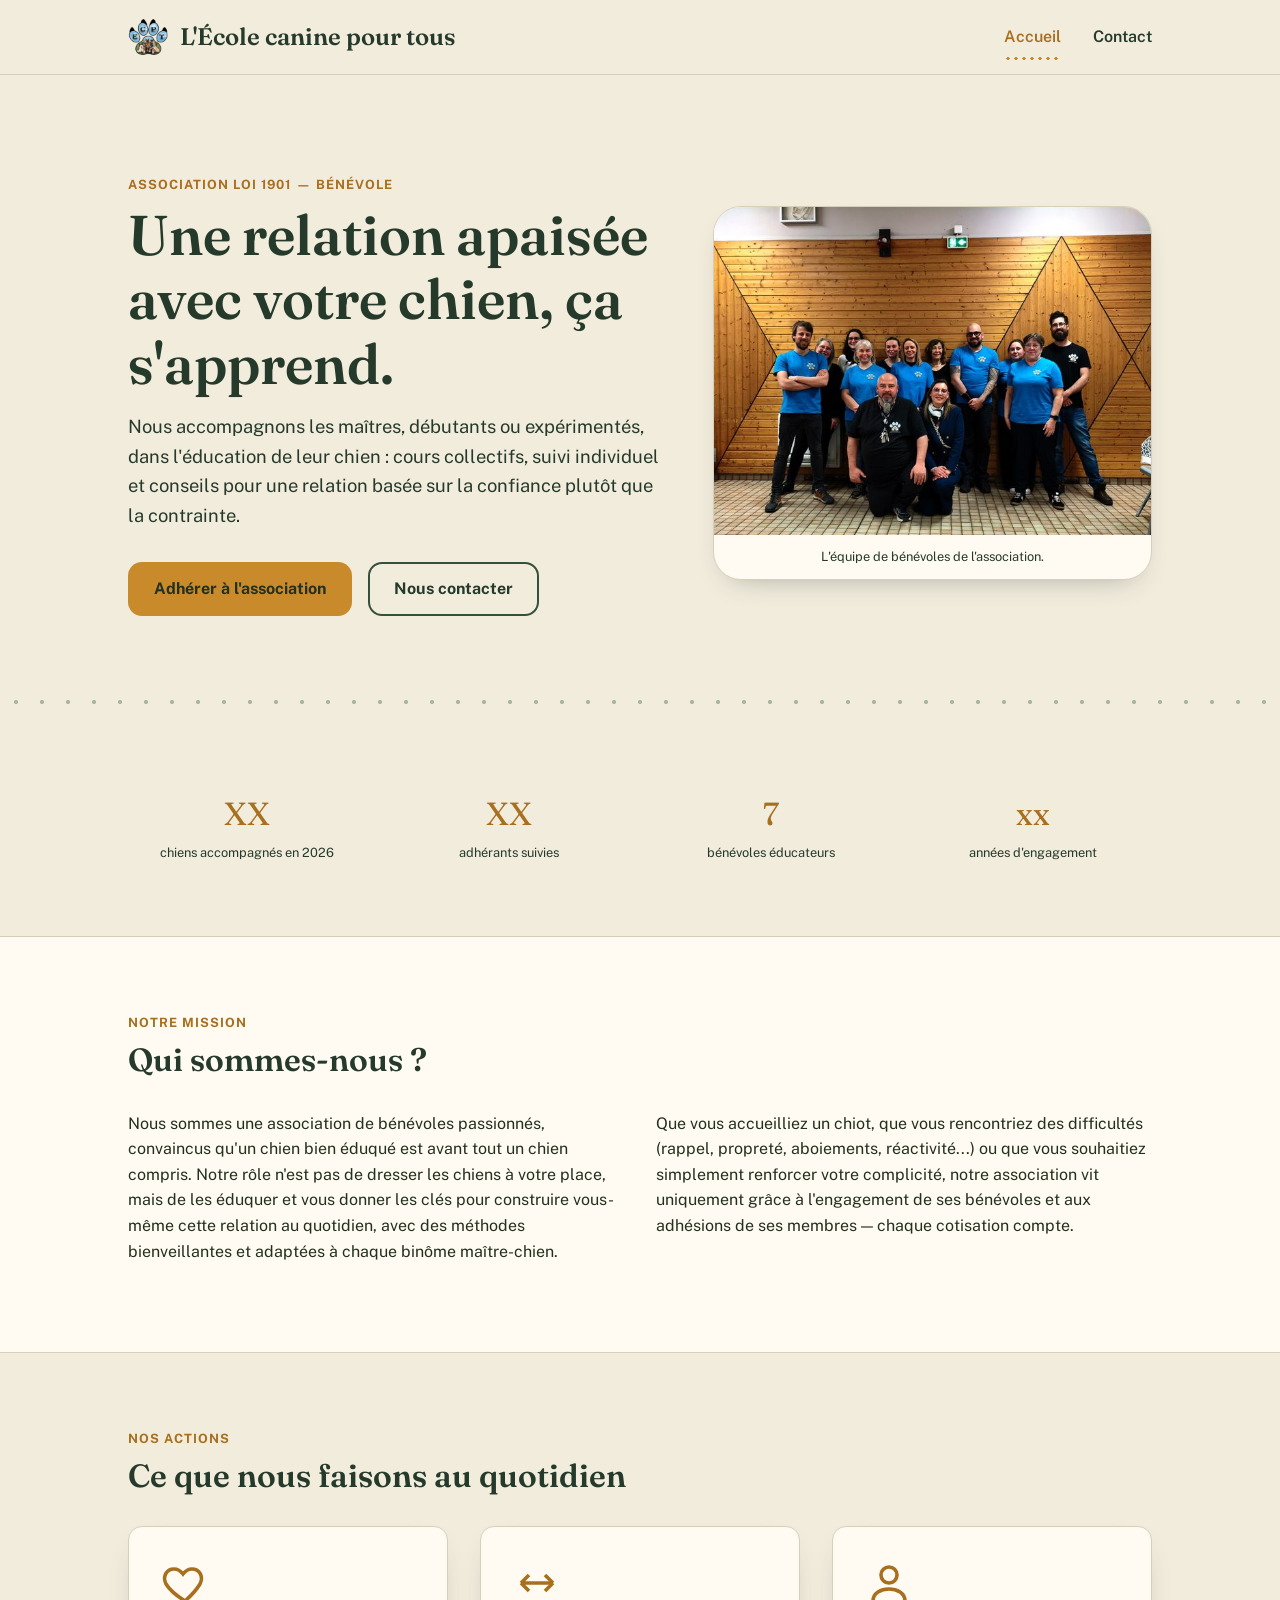
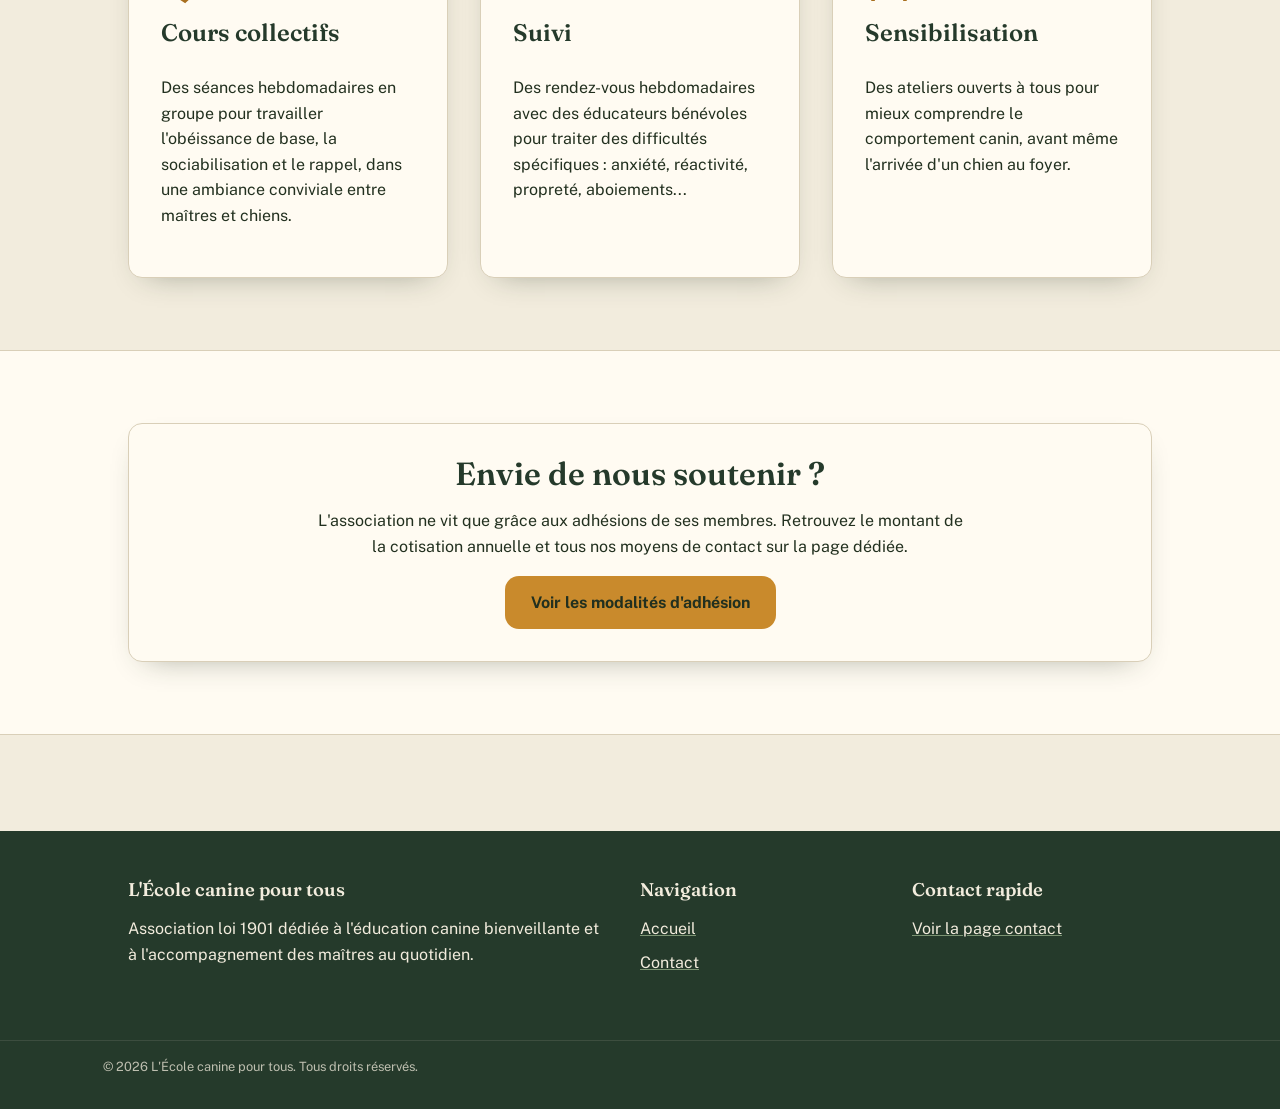
<file: index.html>
<!DOCTYPE html>
<html lang="fr">
<head>
  <meta charset="UTF-8">
  <meta name="viewport" content="width=device-width, initial-scale=1.0">
  <title>Accueil — L'École canine pour tous</title>
  <meta name="description" content="Association d'éducation canine : nous aidons les maîtres à mieux comprendre et éduquer leur chien, au quotidien.">

  <!-- Favicon (SVG à remplacer par le logo définitif — voir /assets/icons/README.txt) -->
  <link rel="icon" href="assets/favicon.ico" sizes="any">
  <link rel="icon" type="image/png" sizes="32x32" href="assets/favicon-32.png">
  <link rel="apple-touch-icon" href="assets/apple-touch-icon.png">

  <!-- Polices -->
  <link rel="preconnect" href="https://fonts.googleapis.com">
  <link rel="preconnect" href="https://fonts.gstatic.com" crossorigin>
  <link href="https://fonts.googleapis.com/css2?family=Fraunces:opsz,wght@9..144,500;9..144,600;9..144,700&family=Public+Sans:wght@400;500;600;700&display=swap" rel="stylesheet">

  <!-- Feuilles de style, dans leur ordre de cascade -->
  <link rel="stylesheet" href="css/variables.css">
  <link rel="stylesheet" href="css/base.css">
  <link rel="stylesheet" href="css/layout.css">
  <link rel="stylesheet" href="css/components.css">
  <link rel="stylesheet" href="css/pages.css">
</head>
<body>
  <a class="skip-link" href="#contenu-principal">Aller au contenu principal</a>

  <header class="site-header">
    <div class="container site-header__inner">
      <a class="brand" href="index.html">
        <img class="brand__mark" src="assets/icons/logo-mark.png" alt="" width="40" height="40">
        <span>L'École canine pour tous</span>
      </a>

      <button type="button" class="nav-toggle" data-nav-toggle aria-expanded="false" aria-controls="main-nav">
        Menu
      </button>

      <nav class="main-nav" id="main-nav" aria-label="Navigation principale">
        <ul class="main-nav__list">
          <li><a class="main-nav__link" href="index.html" aria-current="page">Accueil</a></li>
          <li><a class="main-nav__link" href="contact.html">Contact</a></li>
        </ul>
      </nav>
    </div>
  </header>

  <main id="contenu-principal">

    <!-- Hero -->
    <section class="hero">
      <div class="container hero__grid">
        <div>
          <p class="eyebrow">Association loi 1901 — bénévole</p>
          <h1 class="hero__title">Une relation apaisée avec votre chien, ça s'apprend.</h1>
          <p class="hero__lede">
            Nous accompagnons les maîtres, débutants ou expérimentés, dans
            l'éducation de leur chien : cours collectifs, suivi individuel et
            conseils pour une relation basée sur la confiance plutôt que la
            contrainte.
          </p>
          <div class="hero__actions">
            <a class="btn btn--primary" href="contact.html">Adhérer à l'association</a>
            <a class="btn btn--ghost" href="contact.html#coordonnees">Nous contacter</a>
          </div>
        </div>
        <figure class="hero__figure">
          <img
            class="hero__image"
            src="img/equipe-1000.jpg"
            srcset="img/equipe-640.jpg 640w, img/equipe-1000.jpg 1000w, img/equipe-1600.jpg 1600w"
            sizes="(min-width: 860px) 45vw, 100vw"
            width="1000" height="750"
            alt="Les bénévoles de L'École canine pour tous, réunis en t-shirts aux couleurs de l'association."
            decoding="async">
          <figcaption class="hero__caption">L'équipe de bénévoles de l'association.</figcaption>
        </figure>
      </div>
    </section>

    <div class="trail-divider" aria-hidden="true"></div>

    <!-- Chiffres clés -->
    <section class="section">
      <div class="container">
        <div class="stats">
          <div class="stat">
            <span class="stat__number">XX</span>
            <span class="stat__label">chiens accompagnés en 2026</span>
          </div>
          <div class="stat">
            <span class="stat__number">XX</span>
            <span class="stat__label">adhérants suivies</span>
          </div>
          <div class="stat">
            <span class="stat__number">7</span>
            <span class="stat__label">bénévoles éducateurs</span>
          </div>
          <div class="stat">
            <span class="stat__number">xx</span>
            <span class="stat__label">années d'engagement</span>
          </div>
        </div>
      </div>
    </section>

    <!-- Présentation -->
    <section class="section section--alt">
      <div class="container">
        <div class="section__head">
          <p class="eyebrow">Notre mission</p>
          <h2>Qui sommes-nous ?</h2>
        </div>
        <div class="grid grid--2">
          <p>
            Nous sommes une association de bénévoles passionnés, convaincus
            qu'un chien bien éduqué est avant tout un chien compris. Notre
            rôle n'est pas de dresser les chiens à votre place, mais de les éduquer et vous
            donner les clés pour construire vous-même cette relation au
            quotidien, avec des méthodes bienveillantes et adaptées à chaque
            binôme maître-chien.
          </p>
          <p>
            Que vous accueilliez un chiot, que vous rencontriez des
            difficultés (rappel, propreté, aboiements, réactivité...) ou que
            vous souhaitiez simplement renforcer votre complicité, notre
            association vit uniquement grâce à l'engagement de ses bénévoles
            et aux adhésions de ses membres — chaque cotisation compte.
          </p>
        </div>
      </div>
    </section>

    <!-- Nos actions / valeurs -->
    <section class="section">
      <div class="container">
        <div class="section__head">
          <p class="eyebrow">Nos actions</p>
          <h2>Ce que nous faisons au quotidien</h2>
        </div>
        <div class="grid grid--3">
          <article class="card value-card">
            <svg class="value-card__icon" viewBox="0 0 24 24" fill="none" stroke="currentColor" stroke-width="1.8" aria-hidden="true">
              <path d="M12 21s-7-4.35-9.5-8.5C.5 8.5 3 5 6.5 5c2 0 3.5 1.2 4.5 2.5C12 6.2 13.5 5 15.5 5 19 5 21.5 8.5 19.5 12.5 17 16.65 12 21 12 21z"/>
            </svg>
            <h3>Cours collectifs</h3>
            <p>Des séances hebdomadaires en groupe pour travailler l'obéissance
              de base, la sociabilisation et le rappel, dans une ambiance
              conviviale entre maîtres et chiens.</p>
          </article>
          <article class="card value-card">
            <svg class="value-card__icon" viewBox="0 0 24 24" fill="none" stroke="currentColor" stroke-width="1.8" aria-hidden="true">
              <path d="M4 12h16M4 12l4-4M4 12l4 4"/>
              <path d="M20 12l-4-4M20 12l-4 4"/>
            </svg>
            <h3>Suivi</h3>
            <p>Des rendez-vous hebdomadaires avec des éducateurs bénévoles pour
              traiter des difficultés spécifiques : anxiété, réactivité,
              propreté, aboiements...</p>
          </article>
          <article class="card value-card">
            <svg class="value-card__icon" viewBox="0 0 24 24" fill="none" stroke="currentColor" stroke-width="1.8" aria-hidden="true">
              <circle cx="12" cy="8" r="4"/>
              <path d="M4 21c0-4 4-6 8-6s8 2 8 6"/>
            </svg>
            <h3>Sensibilisation</h3>
            <p>Des ateliers ouverts à tous pour mieux comprendre le
              comportement canin, avant même l'arrivée d'un chien au foyer.</p>
          </article>
        </div>
      </div>
    </section>

    <!-- Appel à l'action adhésion -->
    <section class="section section--alt">
      <div class="container">
        <div class="card cta-card">
          <h2>Envie de nous soutenir ?</h2>
          <p>
            L'association ne vit que grâce aux adhésions de ses membres.
            Retrouvez le montant de la cotisation annuelle et tous nos
            moyens de contact sur la page dédiée.
          </p>
          <a class="btn btn--primary" href="contact.html">Voir les modalités d'adhésion</a>
        </div>
      </div>
    </section>

  </main>

  <footer class="site-footer">
    <div class="container site-footer__inner">
      <div>
        <h2>L'École canine pour tous</h2>
        <p>Association loi 1901 dédiée à l'éducation canine bienveillante et à
          l'accompagnement des maîtres au quotidien.</p>
      </div>
      <div>
        <h2>Navigation</h2>
        <ul class="footer-links">
          <li><a href="index.html">Accueil</a></li>
          <li><a href="contact.html">Contact</a></li>
        </ul>
      </div>
      <div>
        <h2>Contact rapide</h2>
        <p><a href="contact.html">Voir la page contact</a></p>
      </div>
    </div>
    <div class="site-footer__bottom">
      <p>&copy; <span id="year">2026</span> L'École canine pour tous. Tous droits réservés.</p>
    </div>
  </footer>

  <script src="js/main.js" defer></script>
</body>
</html>
</file>
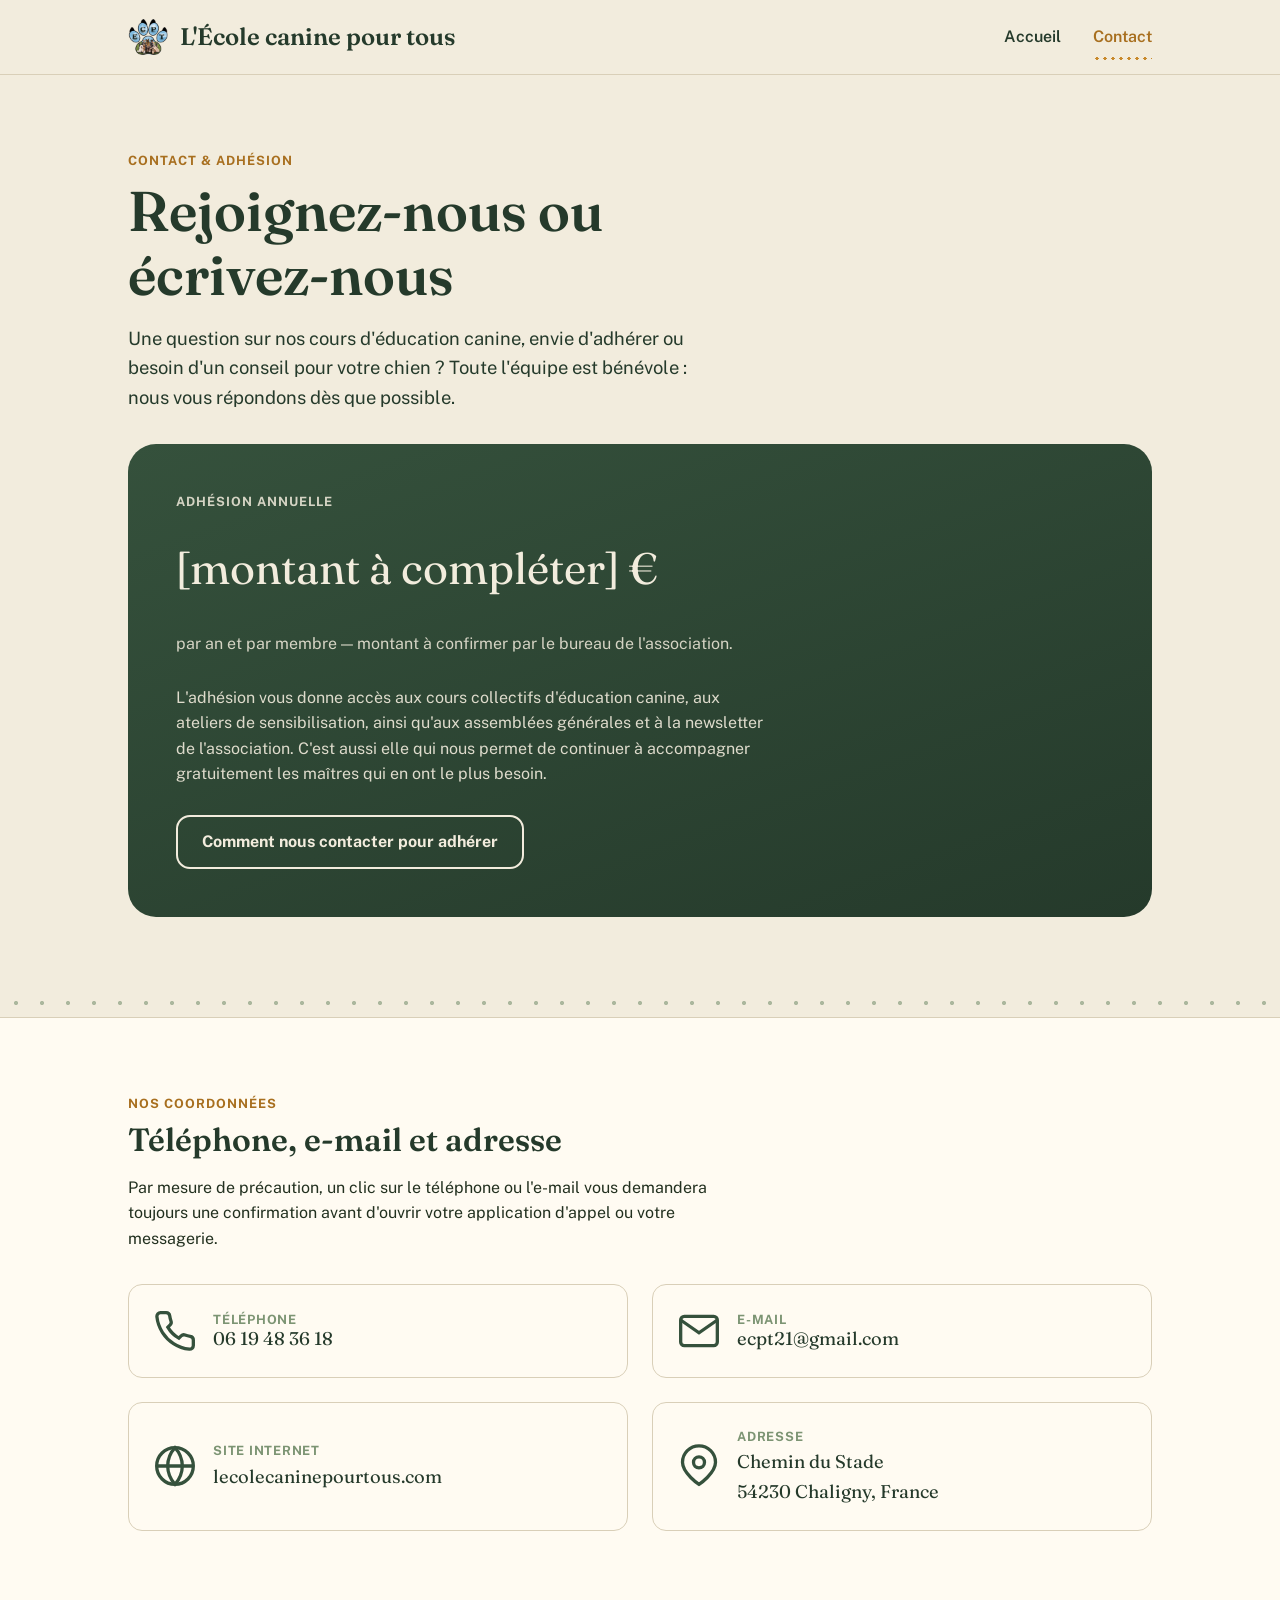
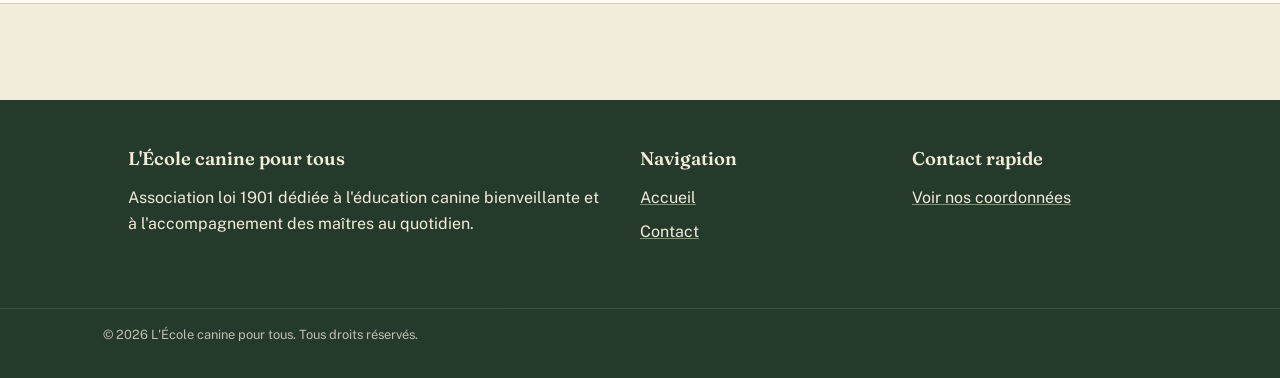
<file: contact.html>
<!DOCTYPE html>
<html lang="fr">
<head>
  <meta charset="UTF-8">
  <meta name="viewport" content="width=device-width, initial-scale=1.0">
  <title>Contact — L'École canine pour tous</title>
  <meta name="description" content="Contactez notre association d'éducation canine : montant de l'adhésion annuelle, téléphone, e-mail et adresse.">

  <link rel="icon" href="assets/favicon.ico" sizes="any">
  <link rel="icon" type="image/png" sizes="32x32" href="assets/favicon-32.png">
  <link rel="apple-touch-icon" href="assets/apple-touch-icon.png">

  <link rel="preconnect" href="https://fonts.googleapis.com">
  <link rel="preconnect" href="https://fonts.gstatic.com" crossorigin>
  <link href="https://fonts.googleapis.com/css2?family=Fraunces:opsz,wght@9..144,500;9..144,600;9..144,700&family=Public+Sans:wght@400;500;600;700&display=swap" rel="stylesheet">

  <link rel="stylesheet" href="css/variables.css">
  <link rel="stylesheet" href="css/base.css">
  <link rel="stylesheet" href="css/layout.css">
  <link rel="stylesheet" href="css/components.css">
  <link rel="stylesheet" href="css/pages.css">
</head>
<body>
  <a class="skip-link" href="#contenu-principal">Aller au contenu principal</a>

  <header class="site-header">
    <div class="container site-header__inner">
      <a class="brand" href="index.html">
        <img class="brand__mark" src="assets/icons/logo-mark.png" alt="" width="40" height="40">
        <span>L'École canine pour tous</span>
      </a>

      <button type="button" class="nav-toggle" data-nav-toggle aria-expanded="false" aria-controls="main-nav">
        Menu
      </button>

      <nav class="main-nav" id="main-nav" aria-label="Navigation principale">
        <ul class="main-nav__list">
          <li><a class="main-nav__link" href="index.html">Accueil</a></li>
          <li><a class="main-nav__link" href="contact.html" aria-current="page">Contact</a></li>
        </ul>
      </nav>
    </div>
  </header>

  <main id="contenu-principal">

    <section class="section">
      <div class="container">
        <div class="section__head">
          <p class="eyebrow">Contact &amp; adhésion</p>
          <h1>Rejoignez-nous ou écrivez-nous</h1>
          <p class="hero__lede">
            Une question sur nos cours d'éducation canine, envie d'adhérer ou
            besoin d'un conseil pour votre chien ? Toute l'équipe est
            bénévole : nous vous répondons dès que possible.
          </p>
        </div>

        <!-- Montant de l'adhésion -->
        <div class="membership-card">
          <p class="eyebrow eyebrow--on-dark">Adhésion annuelle</p>
          <p class="membership-card__amount">[montant à compléter]&nbsp;€</p>
          <p class="membership-card__period">par an et par membre — montant à confirmer par le bureau de l'association.</p>
          <p class="membership-card__detail">
            L'adhésion vous donne accès aux cours collectifs d'éducation
            canine, aux ateliers de sensibilisation, ainsi qu'aux assemblées
            générales et à la newsletter de l'association. C'est aussi elle
            qui nous permet de continuer à accompagner gratuitement les
            maîtres qui en ont le plus besoin.
          </p>
          <div>
            <a class="btn btn--outline" href="contact.html#coordonnees">Comment nous contacter pour adhérer</a>
          </div>
        </div>
      </div>
    </section>

    <div class="trail-divider" aria-hidden="true"></div>

    <!-- Coordonnées -->
    <section class="section section--alt" id="coordonnees">
      <div class="container">
        <div class="section__head">
          <p class="eyebrow">Nos coordonnées</p>
          <h2>Téléphone, e-mail et adresse</h2>
          <p>
            Par mesure de précaution, un clic sur le téléphone ou l'e-mail
            vous demandera toujours une confirmation avant d'ouvrir votre
            application d'appel ou votre messagerie.
          </p>
        </div>

        <div class="contact-grid">

          <!-- Téléphone : interaction obligatoire via modale -->
          <button type="button" class="contact-action" data-contact-phone="+33619483618">
            <svg class="contact-action__icon" viewBox="0 0 24 24" fill="none" stroke="currentColor" stroke-width="1.8" aria-hidden="true">
              <path d="M22 16.92v3a2 2 0 0 1-2.18 2 19.79 19.79 0 0 1-8.63-3.07 19.5 19.5 0 0 1-6-6 19.79 19.79 0 0 1-3.07-8.67A2 2 0 0 1 4.11 2h3a2 2 0 0 1 2 1.72c.127.96.361 1.903.7 2.81a2 2 0 0 1-.45 2.11L8.09 9.91a16 16 0 0 0 6 6l1.27-1.27a2 2 0 0 1 2.11-.45c.907.339 1.85.573 2.81.7A2 2 0 0 1 22 16.92z"/>
            </svg>
            <span>
              <p class="contact-action__label">Téléphone</p>
              <p class="contact-action__value">06 19 48 36 18</p>
            </span>
          </button>

          <!-- E-mail : interaction obligatoire via modale -->
          <button type="button" class="contact-action" data-contact-email="ecpt21@gmail.com">
            <svg class="contact-action__icon" viewBox="0 0 24 24" fill="none" stroke="currentColor" stroke-width="1.8" aria-hidden="true">
              <rect x="2" y="4" width="20" height="16" rx="2"/>
              <path d="m22 6-10 7L2 6"/>
            </svg>
            <span>
              <p class="contact-action__label">E-mail</p>
              <p class="contact-action__value">ecpt21@gmail.com</p>
            </span>
          </button>

          <!-- Site web -->
          <div class="contact-action contact-action--static">
            <svg class="contact-action__icon" viewBox="0 0 24 24" fill="none" stroke="currentColor" stroke-width="1.8" aria-hidden="true">
              <circle cx="12" cy="12" r="10"/>
              <path d="M2 12h20M12 2a15.3 15.3 0 0 1 4 10 15.3 15.3 0 0 1-4 10 15.3 15.3 0 0 1-4-10 15.3 15.3 0 0 1 4-10z"/>
            </svg>
            <span>
              <p class="contact-action__label">Site internet</p>
              <p class="contact-action__value">lecolecaninepourtous.com</p>
            </span>
          </div>

          <!-- Adresse -->
          <div class="contact-action contact-action--static">
            <svg class="contact-action__icon" viewBox="0 0 24 24" fill="none" stroke="currentColor" stroke-width="1.8" aria-hidden="true">
              <path d="M21 10c0 6-9 12-9 12s-9-6-9-12a9 9 0 1 1 18 0z"/>
              <circle cx="12" cy="10" r="3"/>
            </svg>
            <span>
              <p class="contact-action__label">Adresse</p>
              <address class="contact-action__value">
                Chemin du Stade<br>54230 Chaligny, France
              </address>
            </span>
          </div>

        </div>
      </div>
    </section>

  </main>

  <footer class="site-footer">
    <div class="container site-footer__inner">
      <div>
        <h2>L'École canine pour tous</h2>
        <p>Association loi 1901 dédiée à l'éducation canine bienveillante et à
          l'accompagnement des maîtres au quotidien.</p>
      </div>
      <div>
        <h2>Navigation</h2>
        <ul class="footer-links">
          <li><a href="index.html">Accueil</a></li>
          <li><a href="contact.html">Contact</a></li>
        </ul>
      </div>
      <div>
        <h2>Contact rapide</h2>
        <p><a href="contact.html#coordonnees">Voir nos coordonnées</a></p>
      </div>
    </div>
    <div class="site-footer__bottom">
      <p>&copy; <span id="year">2026</span> L'École canine pour tous. Tous droits réservés.</p>
    </div>
  </footer>

  <script src="js/main.js" defer></script>
  <script type="module" src="js/contact.js"></script>
</body>
</html>
</file>
<file: css/variables.css>
/* ==========================================================================
   Design tokens — Association animale
   Modifier uniquement ce fichier pour changer l'identité visuelle du site.
   ========================================================================== */

:root {
  /* Couleurs — palette "refuge" */
  --color-ink: #22301f;          /* texte principal, quasi noir vert */
  --color-forest: #35513c;       /* couleur primaire (nav, boutons) */
  --color-forest-dark: #253a2b;  /* survol / états actifs */
  --color-moss: #7c9473;         /* accent secondaire, sauge */
  --color-amber: #c98a2c;        /* accent d'appel à l'action */
  --color-amber-dark: #a86f1f;   /* survol du bouton amber */
  --color-paper: #f2ecdd;        /* fond général, papier chaud */
  --color-card: #fffbf2;         /* fond des cartes, plus clair que le papier */
  --color-line: #d9cfb8;         /* séparateurs, bordures discrètes */
  --color-danger: #a33d2c;

  /* Typographie */
  --font-display: "Fraunces", Georgia, "Times New Roman", serif;
  --font-body: "Public Sans", -apple-system, BlinkMacSystemFont, "Segoe UI", sans-serif;

  --fs-100: 0.8rem;
  --fs-200: 0.9rem;
  --fs-300: 1rem;
  --fs-400: 1.15rem;
  --fs-500: 1.5rem;
  --fs-600: 2rem;
  --fs-700: 2.75rem;
  --fs-800: 3.5rem;

  /* Espacements (échelle 4px) */
  --sp-1: 0.25rem;
  --sp-2: 0.5rem;
  --sp-3: 0.75rem;
  --sp-4: 1rem;
  --sp-5: 1.5rem;
  --sp-6: 2rem;
  --sp-7: 3rem;
  --sp-8: 4.5rem;
  --sp-9: 6rem;

  /* Rayons / ombres */
  --radius-sm: 6px;
  --radius-md: 14px;
  --radius-lg: 28px;
  --shadow-card: 0 12px 30px -18px rgba(34, 48, 31, 0.45);
  --shadow-modal: 0 25px 60px -20px rgba(20, 28, 17, 0.55);

  /* Largeur de contenu */
  --content-width: 1120px;

  /* Transitions */
  --ease: cubic-bezier(0.4, 0, 0.2, 1);
  --t-fast: 150ms;
  --t-med: 280ms;
}

@media (prefers-color-scheme: dark) {
  /* Le site reste volontairement clair (univers "papier chaud"),
     mais on garde ce bloc pour une future déclinaison sombre. */
}
</file>
<file: css/base.css>
/* ==========================================================================
   Base — reset léger, typographie, accessibilité
   ========================================================================== */

*, *::before, *::after {
  box-sizing: border-box;
}

html {
  scroll-behavior: smooth;
}

@media (prefers-reduced-motion: reduce) {
  html {
    scroll-behavior: auto;
  }
  *, *::before, *::after {
    animation-duration: 0.01ms !important;
    animation-iteration-count: 1 !important;
    transition-duration: 0.01ms !important;
    scroll-behavior: auto !important;
  }
}

body {
  margin: 0;
  font-family: var(--font-body);
  font-size: var(--fs-300);
  line-height: 1.6;
  color: var(--color-ink);
  background-color: var(--color-paper);
  -webkit-font-smoothing: antialiased;
}

img, svg {
  max-width: 100%;
  display: block;
}

a {
  color: inherit;
}

h1, h2, h3, h4 {
  font-family: var(--font-display);
  line-height: 1.15;
  margin: 0 0 var(--sp-4);
  font-weight: 600;
  color: var(--color-forest-dark);
}

h1 { font-size: var(--fs-800); }
h2 { font-size: var(--fs-600); }
h3 { font-size: var(--fs-500); }

p {
  margin: 0 0 var(--sp-4);
  max-width: 65ch;
}

ul, ol {
  padding-left: 1.2em;
}

button {
  font-family: inherit;
  cursor: pointer;
}

/* Focus visible clavier — ne jamais supprimer sans remplacer */
:focus-visible {
  outline: 3px solid var(--color-amber);
  outline-offset: 3px;
  border-radius: var(--radius-sm);
}

/* Décale la cible d'une ancre pour qu'elle ne passe pas sous l'en-tête sticky */
:target {
  scroll-margin-top: 6rem;
}

/* Lien d'évitement pour les lecteurs d'écran / clavier */
.skip-link {
  position: absolute;
  left: -9999px;
  top: 0;
  background: var(--color-forest);
  color: #fff;
  padding: var(--sp-3) var(--sp-5);
  z-index: 1000;
  border-radius: 0 0 var(--radius-sm) 0;
  text-decoration: none;
}

.skip-link:focus {
  left: 0;
}

.visually-hidden {
  position: absolute;
  width: 1px;
  height: 1px;
  padding: 0;
  margin: -1px;
  overflow: hidden;
  clip: rect(0, 0, 0, 0);
  white-space: nowrap;
  border: 0;
}

.container {
  width: 100%;
  max-width: var(--content-width);
  margin-inline: auto;
  padding-inline: var(--sp-5);
}

@media (min-width: 640px) {
  .container { padding-inline: var(--sp-7); }
}
</file>
<file: css/layout.css>
/* ==========================================================================
   Layout — en-tête, navigation, pied de page
   ========================================================================== */

.site-header {
  position: sticky;
  top: 0;
  z-index: 100;
  background: var(--color-paper);
  border-bottom: 1px solid var(--color-line);
}

.site-header__inner {
  display: flex;
  align-items: center;
  justify-content: space-between;
  padding-block: var(--sp-4);
}

.brand {
  display: flex;
  align-items: center;
  gap: var(--sp-3);
  text-decoration: none;
  font-family: var(--font-display);
  font-size: var(--fs-500);
  font-weight: 600;
  color: var(--color-forest-dark);
}

.brand__mark {
  width: 40px;
  height: 40px;
  flex-shrink: 0;
  object-fit: contain;
}

/* Navigation principale */
.main-nav__list {
  display: flex;
  gap: var(--sp-6);
  list-style: none;
  margin: 0;
  padding: 0;
}

.main-nav__link {
  position: relative;
  text-decoration: none;
  font-weight: 600;
  color: var(--color-forest-dark);
  padding-block: var(--sp-2);
  display: inline-block;
}

/* Signature : trait en pointillé façon "sentier" sous le lien actif/survolé */
.main-nav__link::after {
  content: "";
  position: absolute;
  left: 0;
  right: 100%;
  bottom: -2px;
  height: 3px;
  background-image: radial-gradient(circle, var(--color-amber) 1.5px, transparent 1.6px);
  background-size: 8px 3px;
  background-repeat: repeat-x;
  transition: right var(--t-med) var(--ease);
}

.main-nav__link:hover::after,
.main-nav__link[aria-current="page"]::after {
  right: 0;
}

.main-nav__link[aria-current="page"] {
  color: var(--color-amber-dark);
}

.nav-toggle {
  display: none;
  background: none;
  border: 2px solid var(--color-forest);
  border-radius: var(--radius-sm);
  padding: var(--sp-2) var(--sp-3);
  color: var(--color-forest-dark);
}

@media (max-width: 720px) {
  .nav-toggle {
    display: inline-flex;
    align-items: center;
    gap: var(--sp-2);
  }

  .main-nav {
    display: none;
    width: 100%;
  }

  .main-nav.is-open {
    display: block;
  }

  .site-header__inner {
    flex-wrap: wrap;
  }

  .main-nav__list {
    flex-direction: column;
    gap: var(--sp-2);
    padding-block: var(--sp-4);
    border-top: 1px solid var(--color-line);
    margin-top: var(--sp-4);
  }
}

/* Pied de page */
.site-footer {
  margin-top: var(--sp-9);
  background: var(--color-forest-dark);
  color: var(--color-paper);
}

.site-footer__inner {
  padding-block: var(--sp-7);
  display: grid;
  gap: var(--sp-6);
  grid-template-columns: 1fr;
}

@media (min-width: 640px) {
  .site-footer__inner {
    grid-template-columns: 2fr 1fr 1fr;
  }
}

.site-footer a {
  color: var(--color-paper);
  text-decoration-color: var(--color-moss);
}

.site-footer h2 {
  color: var(--color-paper);
  font-size: var(--fs-400);
}

.site-footer__bottom {
  border-top: 1px solid rgba(242, 236, 221, 0.15);
  padding-block: var(--sp-4);
  font-size: var(--fs-100);
  opacity: 0.75;
  text-align: center;
}

/* Sections génériques */
.section {
  padding-block: var(--sp-8);
}

.section--alt {
  background: var(--color-card);
  border-top: 1px solid var(--color-line);
  border-bottom: 1px solid var(--color-line);
}

.section__head {
  max-width: 60ch;
  margin-bottom: var(--sp-6);
}

.eyebrow {
  display: inline-block;
  font-family: var(--font-body);
  font-size: var(--fs-100);
  letter-spacing: 0.08em;
  text-transform: uppercase;
  color: var(--color-amber-dark);
  font-weight: 700;
  margin-bottom: var(--sp-2);
}

/* Grilles de contenu */
.grid {
  display: grid;
  gap: var(--sp-6);
}

@media (min-width: 720px) {
  .grid--2 { grid-template-columns: repeat(2, 1fr); }
  .grid--3 { grid-template-columns: repeat(3, 1fr); }
}

/* Séparateur "sentier" entre sections — signature visuelle du site */
.trail-divider {
  height: 28px;
  width: 100%;
  background-image: radial-gradient(circle, var(--color-moss) 2px, transparent 2.2px);
  background-size: 26px 28px;
  background-position: center;
  background-repeat: repeat-x;
  opacity: 0.6;
}
</file>
<file: css/components.css>
/* ==========================================================================
   Composants — boutons, cartes, modale de confirmation
   ========================================================================== */

.btn {
  display: inline-flex;
  align-items: center;
  gap: var(--sp-2);
  border: 2px solid transparent;
  border-radius: var(--radius-md);
  padding: var(--sp-3) var(--sp-5);
  font-weight: 700;
  font-size: var(--fs-300);
  text-decoration: none;
  transition: transform var(--t-fast) var(--ease), background-color var(--t-fast) var(--ease);
}

.btn:hover {
  transform: translateY(-2px);
}

.btn--primary {
  background: var(--color-amber);
  color: var(--color-ink);
}

.btn--primary:hover {
  background: var(--color-amber-dark);
}

.btn--outline {
  background: transparent;
  border-color: var(--color-paper);
  color: var(--color-paper);
}

.btn--outline:hover {
  background: rgba(242, 236, 221, 0.12);
}

.btn--ghost {
  background: transparent;
  border-color: var(--color-forest);
  color: var(--color-forest-dark);
}

.btn--ghost:hover {
  background: rgba(53, 81, 60, 0.08);
}

/* Cartes */
.card {
  background: var(--color-card);
  border: 1px solid var(--color-line);
  border-radius: var(--radius-md);
  padding: var(--sp-6);
  box-shadow: var(--shadow-card);
}

/* Carte de contact cliquable (téléphone / e-mail) */
.contact-action {
  width: 100%;
  text-align: left;
  background: var(--color-card);
  border: 1px solid var(--color-line);
  border-radius: var(--radius-md);
  padding: var(--sp-5);
  display: flex;
  align-items: center;
  gap: var(--sp-4);
  transition: border-color var(--t-fast) var(--ease), transform var(--t-fast) var(--ease);
}

.contact-action:hover {
  border-color: var(--color-amber);
  transform: translateY(-2px);
}

.contact-action__icon {
  width: 44px;
  height: 44px;
  flex-shrink: 0;
  color: var(--color-forest);
}

.contact-action__label {
  font-size: var(--fs-100);
  text-transform: uppercase;
  letter-spacing: 0.06em;
  color: var(--color-moss);
  font-weight: 700;
  margin: 0;
}

.contact-action__value {
  font-family: var(--font-display);
  font-size: var(--fs-400);
  margin: 0;
  color: var(--color-forest-dark);
}

/* ---- Modale de confirmation (interaction obligatoire tél / e-mail) ---- */

.modal-overlay {
  position: fixed;
  inset: 0;
  background: rgba(34, 48, 31, 0.55);
  display: flex;
  align-items: center;
  justify-content: center;
  padding: var(--sp-5);
  z-index: 1000;
}

.modal-overlay[hidden] {
  display: none;
}

.modal {
  background: var(--color-card);
  border-radius: var(--radius-lg);
  max-width: 420px;
  width: 100%;
  padding: var(--sp-6);
  box-shadow: var(--shadow-modal);
}

.modal__title {
  margin-bottom: var(--sp-2);
}

.modal__text {
  color: var(--color-ink);
}

.modal__value {
  font-weight: 700;
  color: var(--color-forest-dark);
}

.modal__actions {
  display: flex;
  flex-wrap: wrap;
  gap: var(--sp-3);
  margin-top: var(--sp-5);
}

.modal__note {
  font-size: var(--fs-100);
  color: var(--color-moss);
  margin-top: var(--sp-4);
  margin-bottom: 0;
}

/* Bloc d'appel à l'action centré (ex. carte adhésion sur l'accueil) */
.cta-card {
  text-align: center;
}

.cta-card p {
  margin-inline: auto;
}

/* Bloc contact non cliquable (site web, adresse) */
.contact-action--static {
  cursor: default;
}

/* Liste de liens du pied de page, sans puces */
.footer-links {
  list-style: none;
  padding: 0;
  display: grid;
  gap: var(--sp-2);
}
</file>
<file: css/pages.css>
/* ==========================================================================
   Pages — styles spécifiques à l'accueil et au contact
   ========================================================================== */

/* --- Hero (accueil) --- */
.hero {
  padding-block: var(--sp-9) var(--sp-8);
  position: relative;
  overflow: hidden;
}

.hero__grid {
  display: grid;
  gap: var(--sp-7);
  align-items: center;
}

@media (min-width: 860px) {
  .hero__grid {
    grid-template-columns: 1.1fr 0.9fr;
  }
}

.hero__title {
  font-size: clamp(var(--fs-700), 5vw, var(--fs-800));
}

.hero__lede {
  font-size: var(--fs-400);
  color: var(--color-forest-dark);
  max-width: 52ch;
}

.hero__actions {
  display: flex;
  flex-wrap: wrap;
  gap: var(--sp-4);
  margin-top: var(--sp-6);
}

.hero__figure {
  margin: 0;
  border-radius: var(--radius-lg);
  overflow: hidden;
  background: var(--color-card);
  border: 1px solid var(--color-line);
  box-shadow: var(--shadow-card);
}

.hero__image {
  width: 100%;
  height: auto;
  display: block;
}

.hero__caption {
  padding: var(--sp-3) var(--sp-4);
  font-size: var(--fs-100);
  color: var(--color-forest-dark);
  text-align: center;
}

/* Chiffres clés */
.stats {
  display: grid;
  gap: var(--sp-5);
  grid-template-columns: repeat(2, 1fr);
}

@media (min-width: 640px) {
  .stats { grid-template-columns: repeat(4, 1fr); }
}

.stat {
  text-align: center;
}

.stat__number {
  font-family: var(--font-display);
  font-size: var(--fs-600);
  color: var(--color-amber-dark);
  display: block;
}

.stat__label {
  font-size: var(--fs-100);
  color: var(--color-forest-dark);
}

/* Valeurs / actions (accueil) */
.value-card {
  display: flex;
  flex-direction: column;
  gap: var(--sp-3);
}

.value-card__icon {
  width: 48px;
  height: 48px;
  color: var(--color-amber-dark);
}

/* --- Page contact --- */
.contact-grid {
  display: grid;
  gap: var(--sp-5);
}

@media (min-width: 720px) {
  .contact-grid {
    grid-template-columns: repeat(2, 1fr);
  }
}

.membership-card {
  background: linear-gradient(160deg, var(--color-forest), var(--color-forest-dark));
  color: var(--color-paper);
  border-radius: var(--radius-lg);
  padding: var(--sp-7);
  display: grid;
  gap: var(--sp-3);
}

.membership-card__amount {
  font-family: var(--font-display);
  font-size: var(--fs-700);
}

.membership-card__period {
  font-size: var(--fs-300);
  opacity: 0.85;
}

address {
  font-style: normal;
}

/* Variante d'eyebrow sur fond sombre (carte d'adhésion) */
.eyebrow--on-dark {
  color: var(--color-paper);
  opacity: 0.85;
}

/* Paragraphe de détail dans la carte d'adhésion */
.membership-card__detail {
  max-width: 60ch;
  opacity: 0.9;
}
</file>
